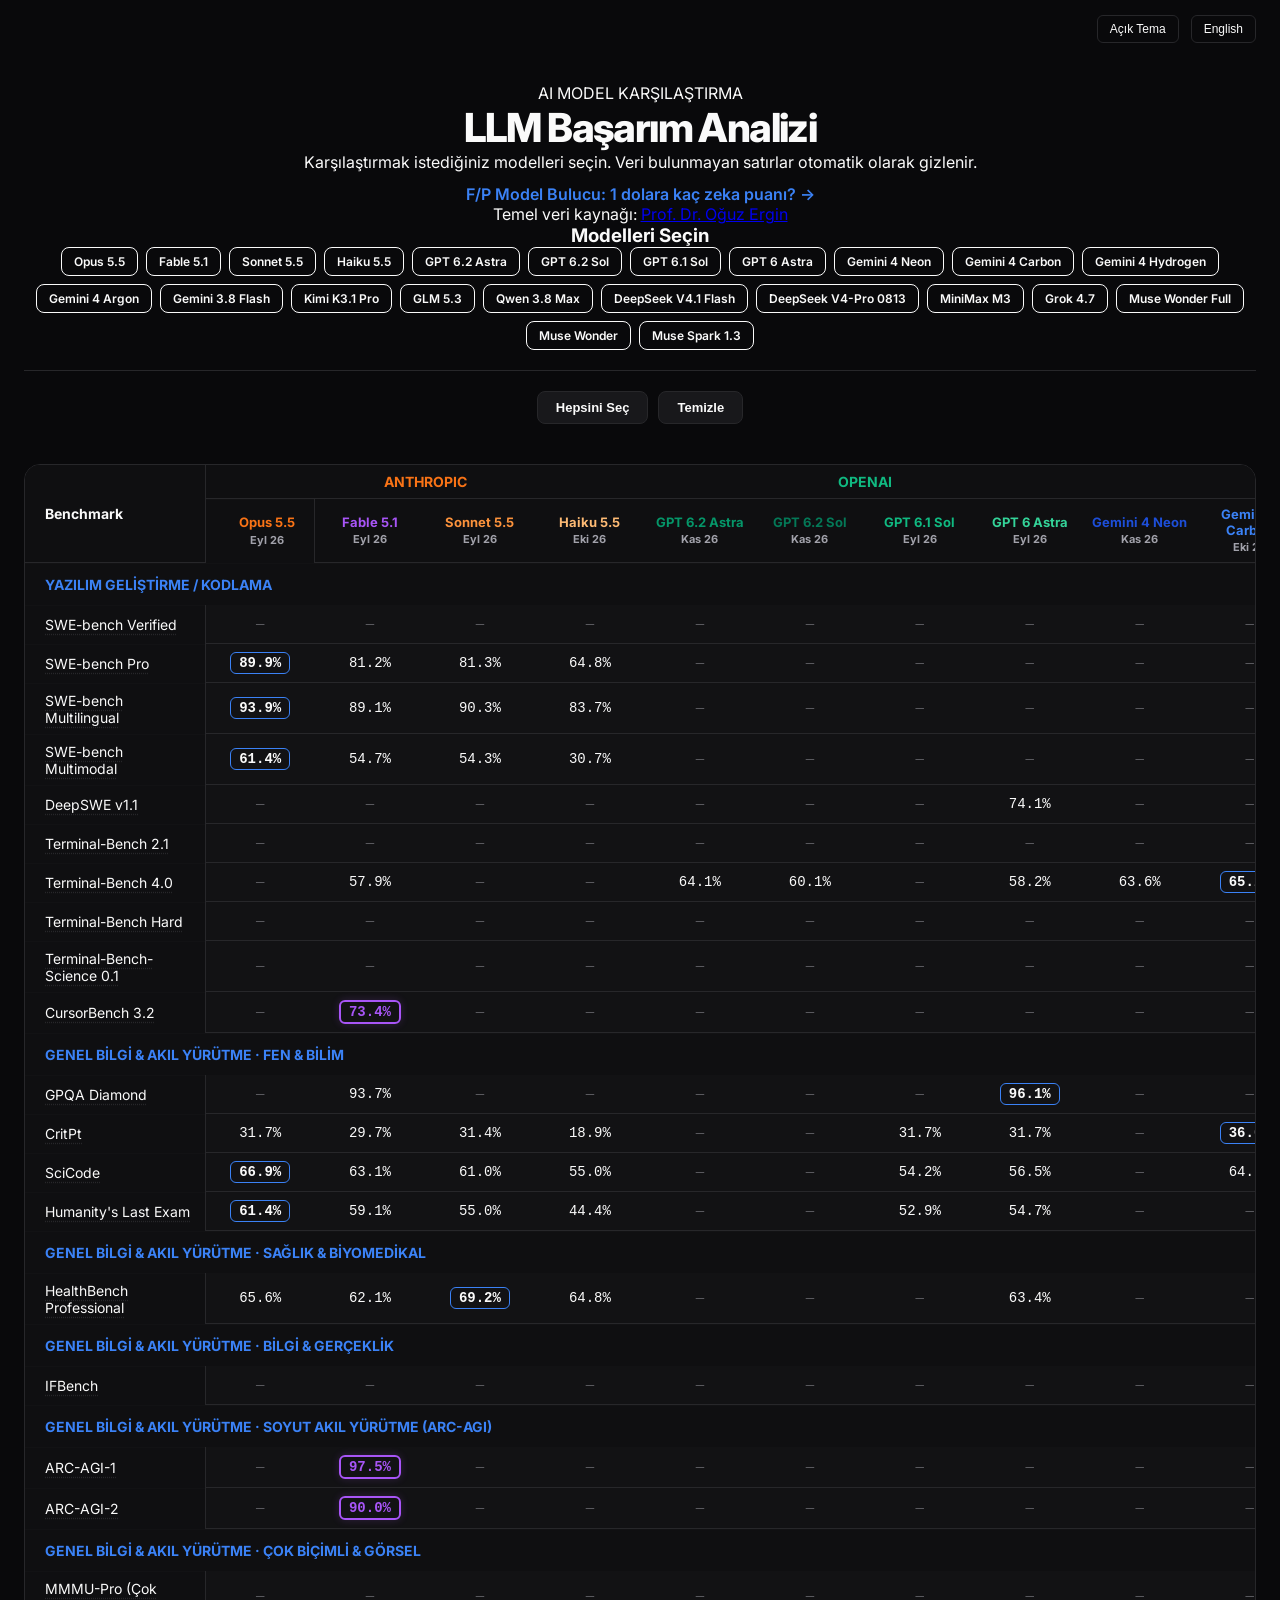
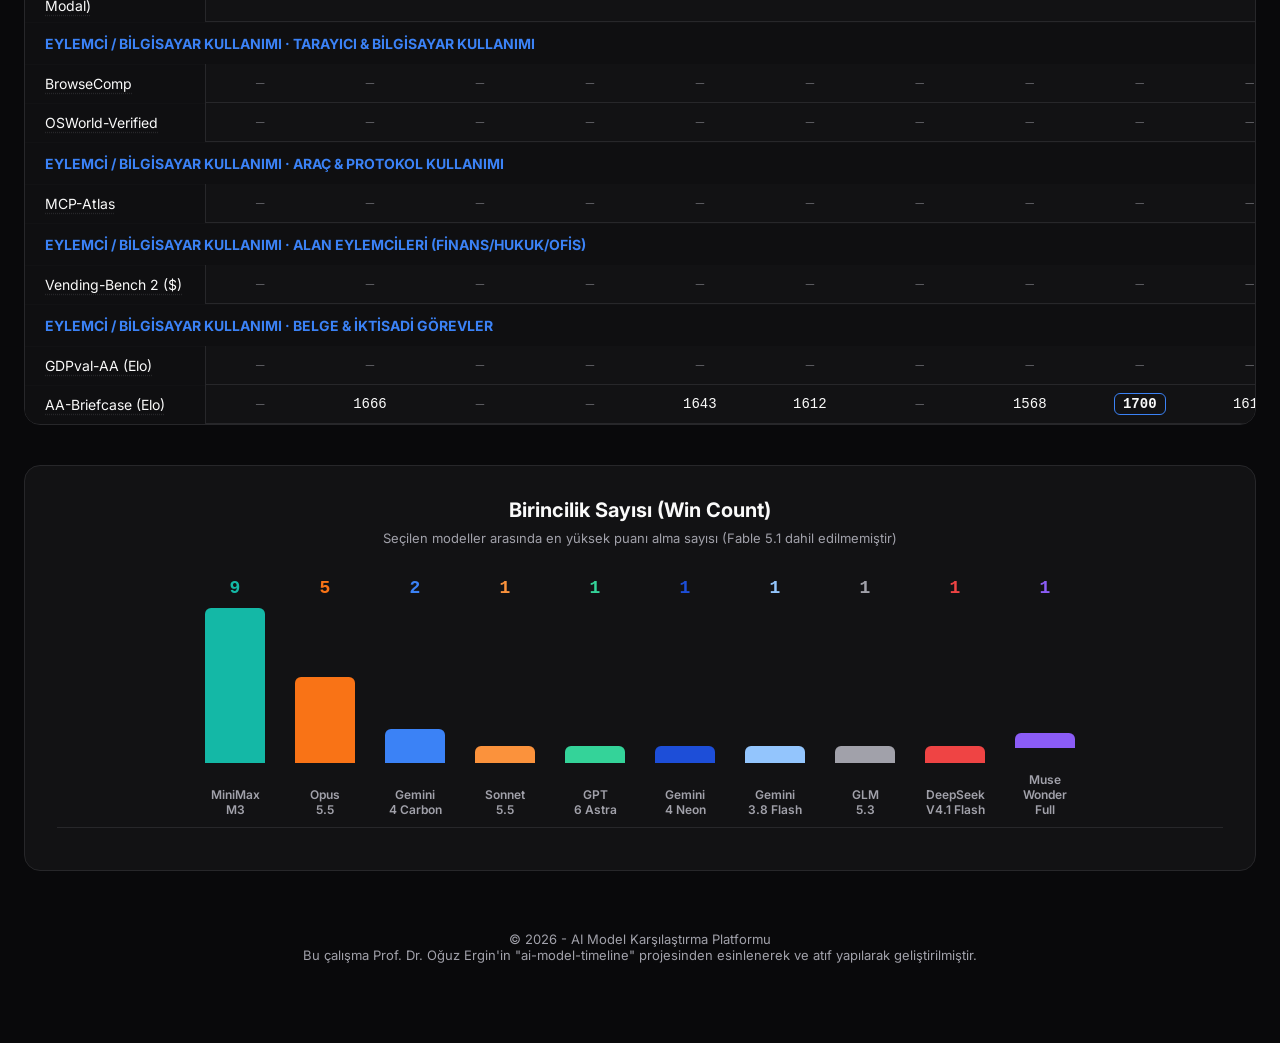
<file: index.html>
<!DOCTYPE html>
<html lang="tr" data-theme="dark">
<head>
    <meta charset="UTF-8">
    <meta name="viewport" content="width=device-width, initial-scale=1.0">
    <title data-i18n="title">AI Model Karşılaştırma - Dinamik Dashboard</title>
    <link href="https://fonts.googleapis.com/css2?family=Inter:wght@400;500;600;700;800;900&display=swap" rel="stylesheet">
    <link rel="stylesheet" href="style.css">
</head>
<body>
    <div class="top-controls">
        <button id="theme-toggle" class="control-btn" data-i18n="themeToggle">Açık Tema</button>
        <button id="lang-toggle" class="control-btn" data-i18n="langToggle">English</button>
    </div>

    <div class="container">
        <header>
            <div class="header-content">
                <div class="badge" data-i18n="badge">AI MODEL KARŞILAŞTIRMA</div>
                <h1 data-i18n="heading">LLM Başarım Analizi</h1>
                <p class="subtitle" data-i18n="subtitle">Karşılaştırmak istediğiniz modelleri seçin. Veri bulunmayan satırlar otomatik olarak gizlenir.</p>
                <p class="subtitle" style="margin-top:12px"><a href="fp.html" style="color:var(--accent-blue);font-weight:600;text-decoration:none">F/P Model Bulucu: 1 dolara kaç zeka puanı? →</a></p>
                <div class="attribution">
                    <span data-i18n="attributionPrefix">Temel veri kaynağı:</span> <a href="https://prof-oguzergin.github.io/ai-model-timeline/" target="_blank">Prof. Dr. Oğuz Ergin</a>
                </div>
            </div>
            
            <div class="model-selector-card">
                <h3 data-i18n="selectModels">Modelleri Seçin</h3>
                <div id="model-filters" class="model-filters">
                    <!-- JS ile doldurulacak -->
                </div>
                <div class="selector-actions">
                    <button id="select-all" class="btn-secondary" data-i18n="selectAll">Hepsini Seç</button>
                    <button id="clear-selection" class="btn-secondary" data-i18n="clearSelection">Temizle</button>
                </div>
            </div>
        </header>

        <main id="table-container">
            <!-- Dinamik Tablo Buraya Gelecek -->
            <div id="empty-state" class="hidden">
                <p data-i18n="emptyState">Lütfen karşılaştırmak için en az bir model seçin.</p>
            </div>
            <table id="comparison-table">
                <thead id="table-head"></thead>
                <tbody id="table-body"></tbody>
            </table>
        </main>

        <section id="chart-section" class="chart-section hidden">
            <h3 class="chart-title" data-i18n="winCountTitle">Birincilik Sayısı (Win Count)</h3>
            <p class="chart-subtitle" data-i18n="winCountSubtitle">Seçilen modeller arasında en yüksek puanı alma sayısı (Fable 5.1 dahil edilmemiştir)</p>
            <div id="win-chart" class="win-chart">
                <!-- Grafik barları buraya JS ile eklenecek -->
            </div>
        </section>

        <footer>
            <div class="footer-content">
                <p data-i18n="footerCopy">&copy; 2026 - AI Model Karşılaştırma Platformu</p>
                <p data-i18n="footerAttribution">Bu çalışma Prof. Dr. Oğuz Ergin'in "ai-model-timeline" projesinden esinlenerek ve atıf yapılarak geliştirilmiştir.</p>
            </div>
        </footer>
    </div>

    <script src="translations.js?v=21"></script>
    <script src="data-i18n.js?v=21"></script>
    <script src="data.js?v=21"></script>
    <script src="app.js?v=21"></script>
</body>
</html>
</file>
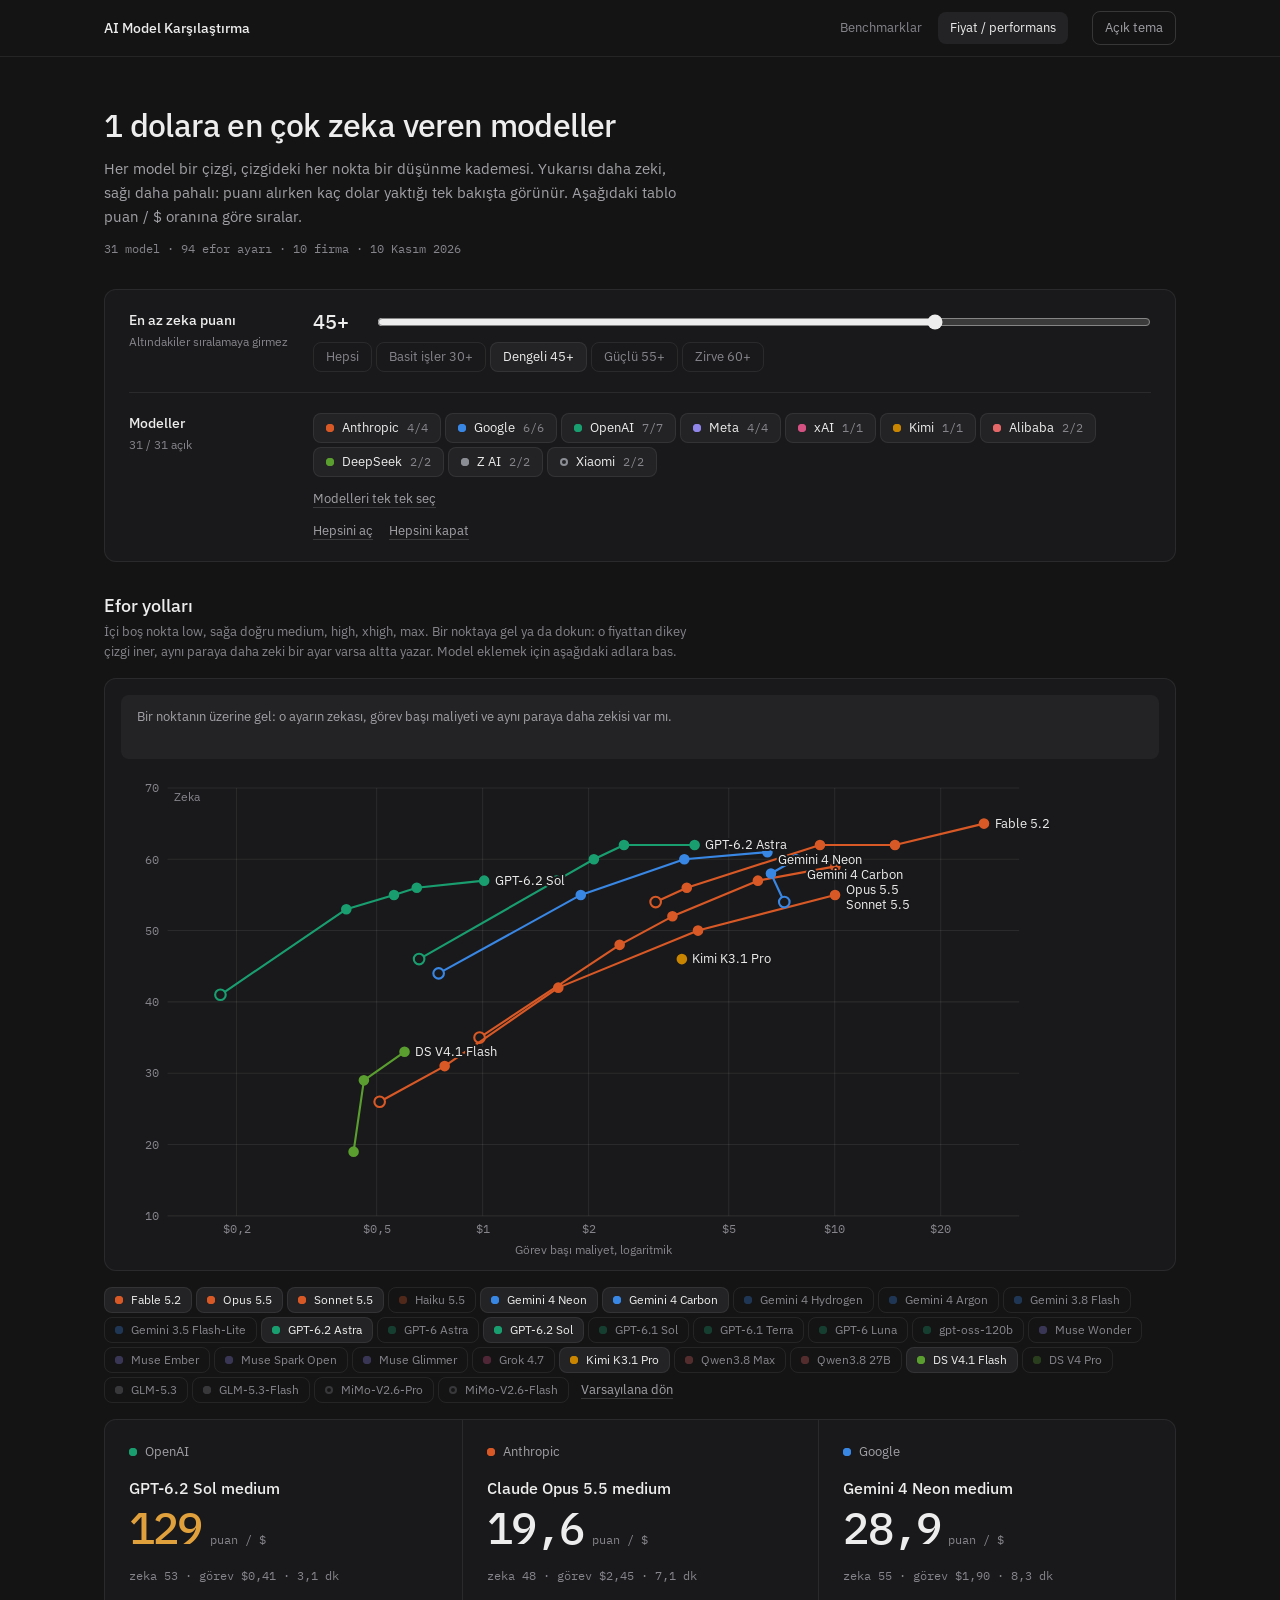
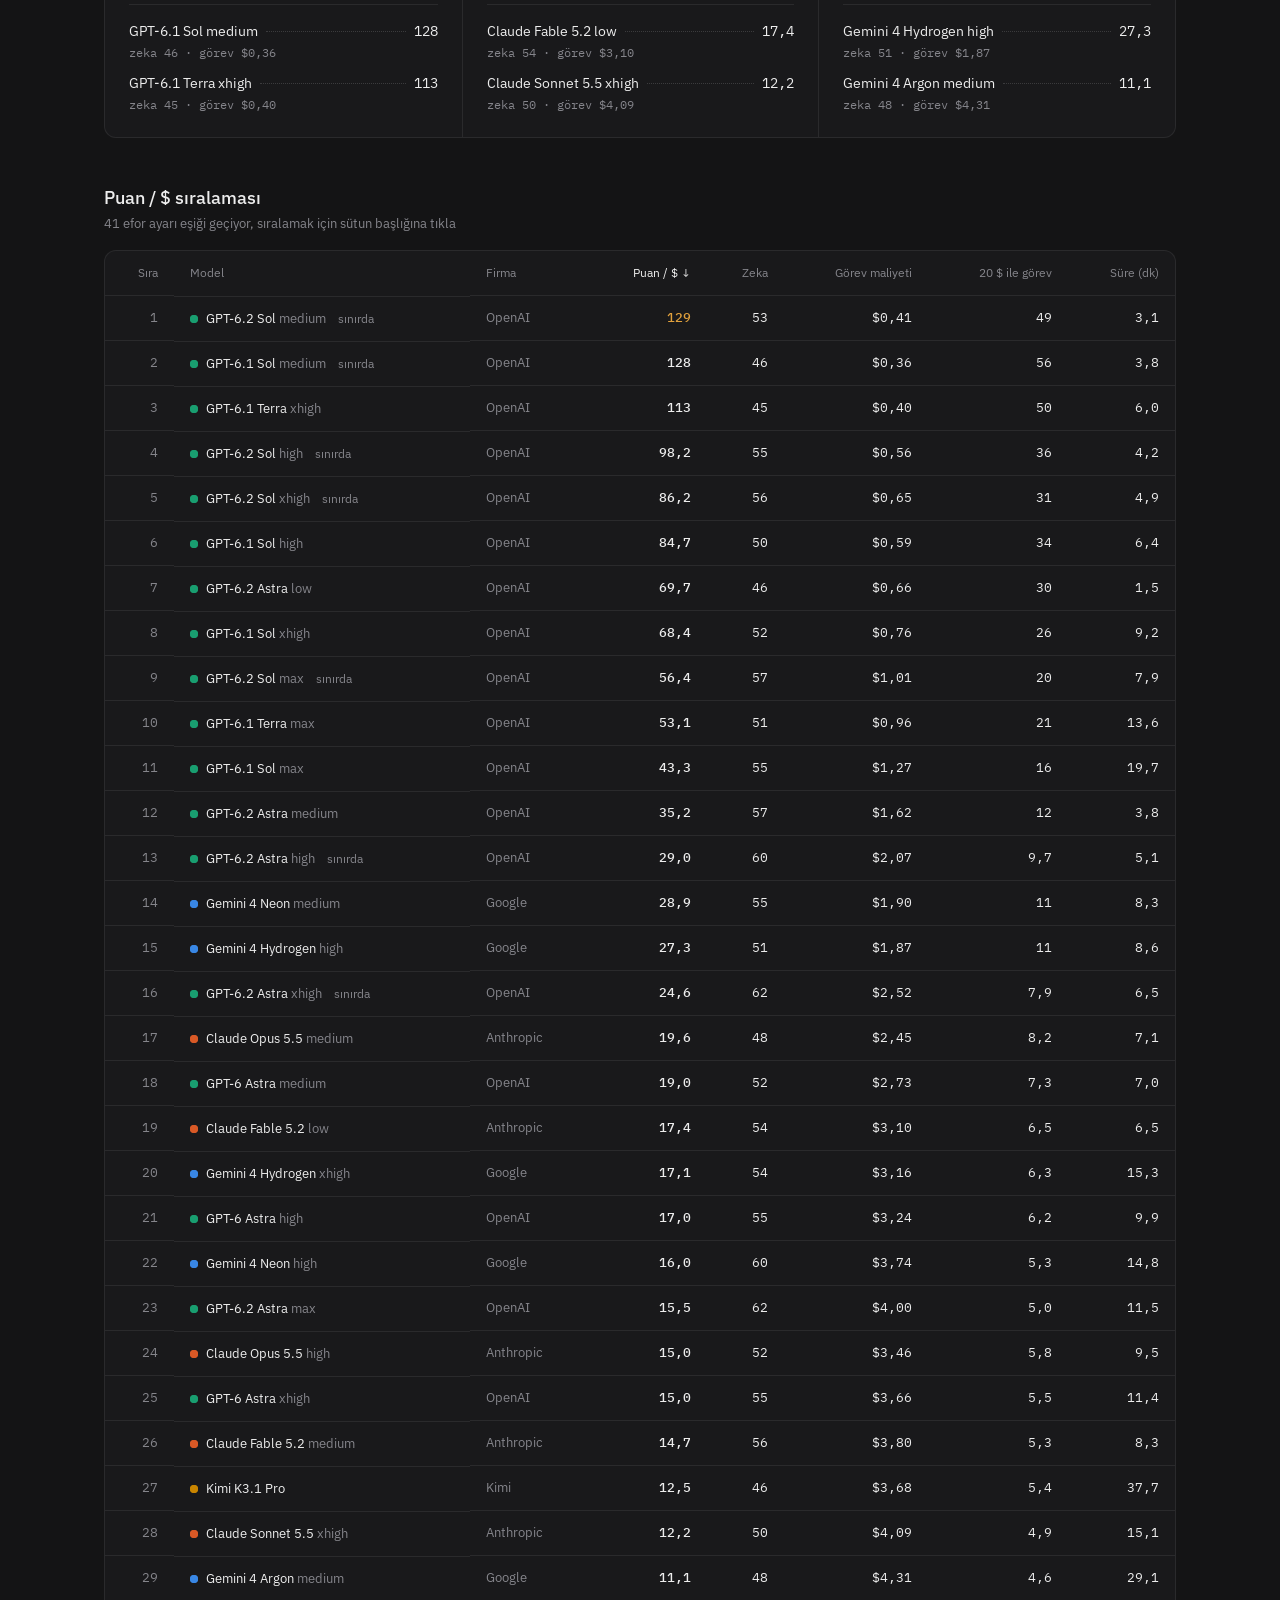
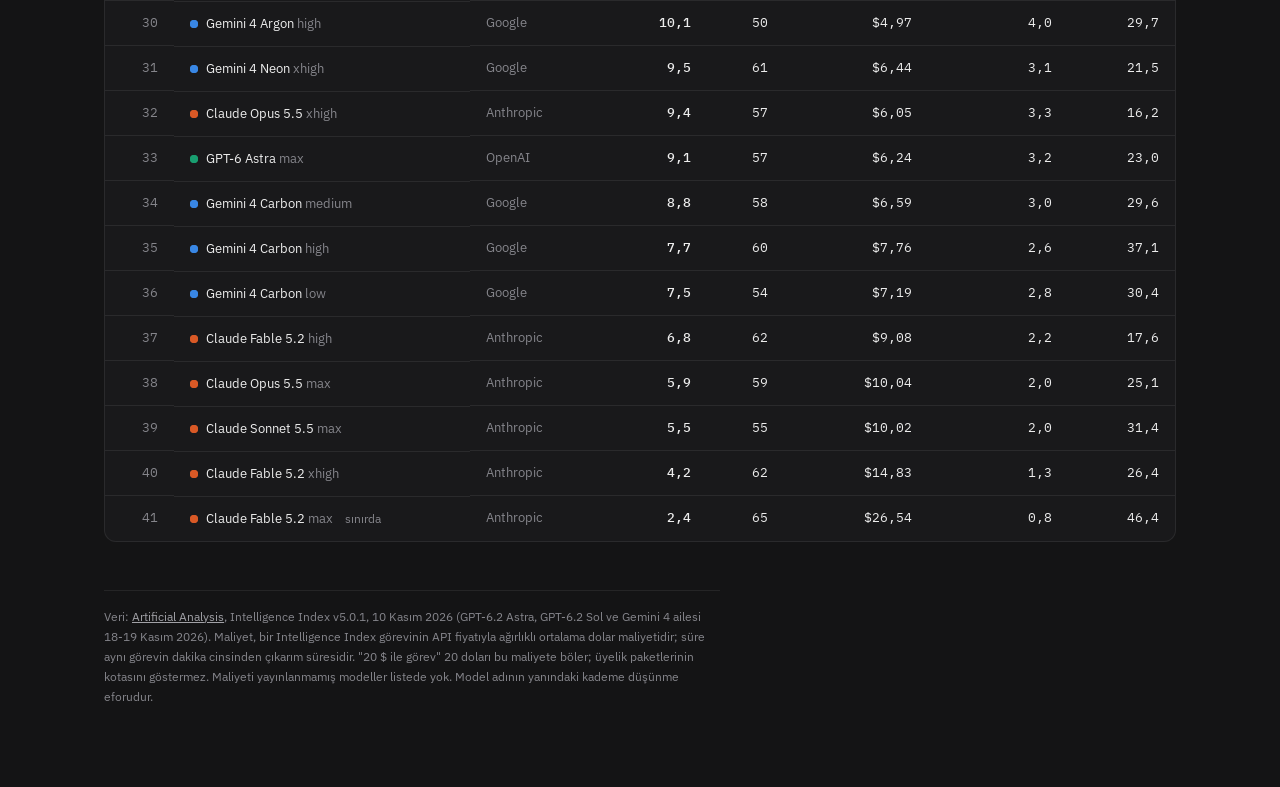
<file: fp.html>
<!DOCTYPE html>
<html lang="tr" data-theme="dark">
<head>
<meta charset="UTF-8">
<meta name="viewport" content="width=device-width, initial-scale=1.0">
<title>1 dolara en çok zeka veren modeller - AI Model Karşılaştırma</title>
<link rel="preconnect" href="https://fonts.googleapis.com">
<link href="https://fonts.googleapis.com/css2?family=IBM+Plex+Mono:wght@400;500&family=IBM+Plex+Sans:wght@400;500;600&display=swap" rel="stylesheet">
<style>
:root {
    --bg: #141415; --card: #19191b; --raise: #232325;
    --ink: #ededed; --ink2: #a1a1a6; --muted: #85858b;
    --hair: rgba(237,237,237,.08); --hair2: rgba(237,237,237,.16);
    --bar: #38383b; --bar-h: #4a4a4e; --acc: #e0a03c; --acc-ink: #e0a03c;
    --cA: #d95926; --cG: #3987e5; --cO: #199e70; --cM: #9085e9; --cX: #d55181;
    --cK: #c98500; --cQ: #e66767; --cD: #5a9e2f; --cZ: #8b8d94; --cI: #8b8d94;
    --sans: 'IBM Plex Sans', -apple-system, sans-serif; --mono: 'IBM Plex Mono', ui-monospace, monospace;
    --ease: cubic-bezier(.2, 0, 0, 1);
}
[data-theme="light"] {
    --bg: #fafafa; --card: #ffffff; --raise: #f4f4f5;
    --ink: #171717; --ink2: #525252; --muted: #737373;
    --hair: rgba(23,23,23,.08); --hair2: rgba(23,23,23,.16);
    --bar: #d6d6d8; --bar-h: #c2c2c5; --acc: #dd9624; --acc-ink: #8f5a00;
    --cA: #eb6834; --cG: #2a78d6; --cO: #1baf7a; --cM: #6250d6; --cX: #e87ba4;
    --cK: #eda100; --cQ: #e34948; --cD: #3d8a12; --cZ: #7b7d84; --cI: #7b7d84;
}
* { margin: 0; padding: 0; box-sizing: border-box; }
html { -webkit-text-size-adjust: 100%; }
body { font-family: var(--sans); background: var(--bg); color: var(--ink); font-size: 14px; line-height: 20px; overflow-x: hidden; -webkit-font-smoothing: antialiased; }
button { font: inherit; color: inherit; cursor: pointer; background: none; border: 0; }
:focus-visible { outline: 2px solid var(--acc); outline-offset: 2px; }
.mono { font-family: var(--mono); font-variant-numeric: tabular-nums; }

.top { border-bottom: 1px solid var(--hair); }
.top-in, .page { max-width: 1120px; margin: 0 auto; padding-left: 24px; padding-right: 24px; }
.top-in { height: 56px; display: flex; align-items: center; gap: 24px; }
.brand { font-weight: 500; margin-right: auto; white-space: nowrap; }
.nav { display: flex; gap: 4px; }
.nav a { color: var(--muted); text-decoration: none; font-size: 13px; padding: 6px 12px; border-radius: 8px; white-space: nowrap; transition: color .12s var(--ease); }
.nav a:hover { color: var(--ink); }
.nav a.on { color: var(--ink); background: var(--raise); }
.quiet { font-size: 13px; color: var(--ink2); padding: 6px 12px; border-radius: 8px; border: 1px solid var(--hair2); white-space: nowrap; transition: color .12s var(--ease), background-color .12s var(--ease); }
.quiet:hover { color: var(--ink); background: var(--raise); }

.page { padding-bottom: 80px; }
.hero { padding: 48px 0 32px; }
h1 { font-size: 32px; line-height: 40px; font-weight: 500; letter-spacing: -0.02em; text-wrap: balance; }
.lede { color: var(--ink2); margin-top: 12px; max-width: 64ch; font-size: 15px; line-height: 24px; }
.meta { margin-top: 12px; font-family: var(--mono); font-size: 12px; line-height: 16px; color: var(--muted); }

.card { border: 1px solid var(--hair); background: var(--card); border-radius: 12px; }

/* Ayarlar */
.ctl { padding: 0 24px; }
.row { display: grid; grid-template-columns: 160px minmax(0, 1fr); gap: 8px 24px; padding: 20px 0; align-items: start; }
.row + .row { border-top: 1px solid var(--hair); }
.lab { font-weight: 500; }
.lab small { display: block; font-weight: 400; color: var(--muted); font-size: 12px; line-height: 16px; margin-top: 4px; }
.slide { display: flex; align-items: center; gap: 16px; }
.slide output { font-family: var(--mono); font-size: 20px; line-height: 24px; font-weight: 500; min-width: 4ch; }
input[type=range] { flex: 1; min-width: 0; accent-color: var(--ink); height: 24px; }
.opts { display: flex; flex-wrap: wrap; gap: 4px; }
.presets { margin-top: 8px; }
.opt { font-size: 13px; line-height: 20px; padding: 4px 12px; border-radius: 8px; border: 1px solid transparent; color: var(--ink); display: inline-flex; align-items: center; gap: 8px; background: var(--raise); border-color: var(--hair); transition: color .12s var(--ease), background-color .12s var(--ease), border-color .12s var(--ease); }
.opt:hover { border-color: var(--hair2); }
.opt[aria-pressed=false] { background: transparent; color: var(--muted); }
.opt[aria-pressed=false] .sw { opacity: .3; }
.opt .c { font-family: var(--mono); font-size: 12px; color: var(--muted); }
.sw { width: 8px; height: 8px; border-radius: 50%; flex: none; background: var(--c); box-shadow: inset 0 0 0 2px var(--c); }
.sw.hollow { background: transparent; }
.acts { display: flex; gap: 16px; margin-top: 12px; align-items: center; flex-wrap: wrap; }
.link { font-size: 13px; color: var(--ink2); text-decoration: underline; text-decoration-color: var(--hair2); text-underline-offset: 4px; transition: color .12s var(--ease); }
.link:hover { color: var(--ink); }
details summary { list-style: none; cursor: pointer; }
details summary::-webkit-details-marker { display: none; }
.famgrid { margin-top: 16px; display: grid; gap: 12px; }
.famrow { display: grid; grid-template-columns: 88px minmax(0, 1fr); gap: 8px; align-items: start; }
.famrow > span { font-size: 12px; color: var(--muted); padding-top: 6px; }

/* Sağlayıcı özeti */
.slip { margin-top: 16px; display: grid; grid-template-columns: repeat(3, minmax(0, 1fr)); }
.prov { padding: 24px; min-width: 0; }
.prov + .prov { border-left: 1px solid var(--hair); }
.cap { font-size: 12px; line-height: 16px; color: var(--muted); }
.cap.ph { display: flex; align-items: center; gap: 8px; font-size: 13px; color: var(--ink2); }
.prov .nm { font-size: 16px; line-height: 24px; font-weight: 500; margin-top: 16px; white-space: nowrap; overflow: hidden; text-overflow: ellipsis; }
.prov .big { font-family: var(--mono); font-size: 44px; line-height: 48px; font-weight: 500; letter-spacing: -0.04em; margin-top: 4px; }
.prov .big.w { color: var(--acc-ink); }
.prov .big small { font-size: 12px; letter-spacing: 0; color: var(--muted); font-weight: 400; margin-left: 8px; }
.prov .sub { font-family: var(--mono); font-size: 12px; line-height: 16px; color: var(--muted); margin-top: 4px; }
.prov ol { list-style: none; margin-top: 20px; padding-top: 16px; border-top: 1px solid var(--hair); display: grid; gap: 12px; }
.prov .empty { color: var(--muted); margin-top: 16px; }
.ln { display: flex; align-items: baseline; gap: 8px; min-width: 0; }
.ln > i { flex: 1; min-width: 12px; border-bottom: 1px dotted var(--hair2); transform: translateY(-4px); }
.ln .k { color: var(--ink2); white-space: nowrap; }
.ln .nm2 { display: inline-flex; align-items: center; gap: 8px; min-width: 0; }
.ln .nm2 span:last-child { overflow: hidden; text-overflow: ellipsis; white-space: nowrap; }
.ln .v { font-family: var(--mono); font-variant-numeric: tabular-nums; white-space: nowrap; }
.none { padding: 40px 24px; text-align: center; color: var(--muted); grid-column: 1 / -1; }

section { margin-top: 48px; }
h2 { font-size: 18px; line-height: 24px; font-weight: 500; }
.note { color: var(--muted); font-size: 13px; margin-top: 4px; max-width: 76ch; }
.box { margin-top: 16px; position: relative; overflow-x: auto; padding: 24px 16px 12px; }

/* Efor yolları */
.pchips { display: flex; flex-wrap: wrap; gap: 4px; margin-top: 16px; }
.pchips .opt { font-size: 12px; padding: 2px 10px; }
.pinfo { margin: 16px 16px 0; padding: 12px 16px; border-radius: 8px; background: var(--raise); font-size: 13px; line-height: 20px; color: var(--ink2); min-height: 64px; }
.pinfo b { color: var(--ink); font-weight: 500; }
.pinfo .mono { font-size: 12px; }
.pinfo .alt { margin-top: 4px; }
.pinfo .best { color: var(--cO); }
svg { display: block; width: 100%; min-width: 640px; height: auto; touch-action: pan-y; }
svg text { font-family: var(--mono); fill: var(--muted); font-size: 11px; }
svg .ax { font-family: var(--sans); }
svg .lbl { font-family: var(--sans); fill: var(--ink); font-size: 12px; paint-order: stroke; stroke: var(--card); stroke-width: 4px; stroke-linejoin: round; }
.keys { display: flex; flex-wrap: wrap; gap: 8px 16px; font-size: 12px; color: var(--muted); margin-top: 12px; align-items: center; }
.keys span { display: inline-flex; align-items: center; gap: 8px; }
.keys i { width: 16px; border-top: 1.5px solid var(--ink2); }
#tip { display: none !important; position: fixed; left: 0; top: 0; max-width: calc(100vw - 16px); pointer-events: none; background: var(--raise); border: 1px solid var(--hair2); border-radius: 8px; padding: 12px; font-size: 12px; line-height: 20px; min-width: 216px; display: none; z-index: 5; }
[data-theme="light"] #tip { box-shadow: 0 4px 16px rgba(0,0,0,.08); }
#tip .tt { font-weight: 500; font-size: 13px; display: flex; align-items: center; gap: 8px; margin-bottom: 4px; }

.tw { margin-top: 16px; overflow-x: auto; }
table { width: 100%; border-collapse: collapse; font-size: 13px; min-width: 760px; }
th, td { padding: 12px 16px; text-align: right; white-space: nowrap; }
td { border-top: 1px solid var(--hair); }
th:nth-child(2), td:nth-child(2), th:nth-child(3), td:nth-child(3) { text-align: left; }
th { font-size: 12px; font-weight: 400; color: var(--muted); user-select: none; cursor: pointer; transition: color .12s var(--ease); }
th:hover, th[aria-sort] { color: var(--ink); }
tbody tr { transition: background-color .12s var(--ease); }
tbody tr:hover { background: var(--raise); }
td.n { font-family: var(--mono); font-variant-numeric: tabular-nums; }
td.k, td.fi, td .ef, td .pf { color: var(--muted); }
td.m { display: flex; align-items: center; gap: 8px; }
td .pf { font-size: 12px; margin-left: 4px; }
td.fp { font-weight: 500; }
tr.w td.fp { color: var(--acc-ink); }
footer { margin-top: 48px; padding-top: 16px; border-top: 1px solid var(--hair); color: var(--muted); font-size: 12px; line-height: 20px; max-width: 88ch; }
footer a { color: var(--ink2); }

@media (max-width: 720px) {
    .top-in, .page { padding-left: 16px; padding-right: 16px; }
    .brand { display: none; }
    .nav { margin-right: auto; }
    .hero { padding: 32px 0 24px; }
    h1 { font-size: 24px; line-height: 32px; }
    .ctl { padding: 0 16px; }
    .row, .slip, .famrow { grid-template-columns: minmax(0, 1fr); }
    .famrow > span { padding-top: 0; }
    .prov { padding: 20px 16px; }
    .prov + .prov { border-left: 0; border-top: 1px solid var(--hair); }
    section { margin-top: 40px; }
}
</style>
</head>
<body>
<div class="top"><div class="top-in">
    <div class="brand">AI Model Karşılaştırma</div>
    <nav class="nav"><a href="index.html">Benchmarklar</a><a href="fp.html" class="on">Fiyat / performans</a></nav>
    <button id="theme" class="quiet">Açık tema</button>
</div></div>

<div class="page">
    <div class="hero">
        <h1>1 dolara en çok zeka veren modeller</h1>
        <p class="lede">Her model bir çizgi, çizgideki her nokta bir düşünme kademesi. Yukarısı daha zeki, sağı daha pahalı: puanı alırken kaç dolar yaktığı tek bakışta görünür. Aşağıdaki tablo puan / $ oranına göre sıralar.</p>
        <p class="meta" id="meta"></p>
    </div>

    <div class="card ctl">
        <div class="row">
            <div class="lab">En az zeka puanı<small>Altındakiler sıralamaya girmez</small></div>
            <div>
                <div class="slide"><output id="minOut">45+</output><input type="range" id="min" min="0" max="62" step="1" value="45" aria-label="En az zeka puanı"></div>
                <div class="opts presets" id="presets"></div>
            </div>
        </div>
        <div class="row">
            <div class="lab">Modeller<small id="cnt"></small></div>
            <div>
                <div class="opts" id="firms"></div>
                <details id="det">
                    <summary class="acts"><span class="link">Modelleri tek tek seç</span></summary>
                    <div class="famgrid" id="fams"></div>
                </details>
                <div class="acts"><button class="link" data-all="1">Hepsini aç</button><button class="link" data-all="0">Hepsini kapat</button></div>
            </div>
        </div>
    </div>

    <section style="margin-top:32px">
        <h2>Efor yolları</h2>
        <p class="note">İçi boş nokta low, sağa doğru medium, high, xhigh, max. Bir noktaya gel ya da dokun: o fiyattan dikey çizgi iner, aynı paraya daha zeki bir ayar varsa altta yazar. Model eklemek için aşağıdaki adlara bas.</p>
        <div class="card" style="margin-top:16px">
            <div class="pinfo" id="pinfo"></div>
            <div class="box" style="margin-top:0;padding-top:12px"><svg id="paths" viewBox="0 0 980 460" role="img" aria-label="Modellerin düşünme kademelerine göre zeka ve görev başı maliyet yolları"></svg></div>
        </div>
        <div class="pchips" id="pchips"></div>
    </section>

    <div class="card slip" id="slip" aria-label="OpenAI, Anthropic ve Google için en iyi oranlı modeller"></div>

    <section>
        <h2>Puan / $ sıralaması</h2>
        <p class="note" id="tcount"></p>
        <div class="card tw"><table>
            <thead><tr>
                <th data-k="rank">Sıra</th><th data-k="name">Model</th><th data-k="firm">Firma</th>
                <th data-k="fp">Puan / $</th><th data-k="iq">Zeka</th><th data-k="cost">Görev maliyeti</th><th data-k="per20">20 $ ile görev</th><th data-k="time">Süre (dk)</th>
            </tr></thead>
            <tbody id="rows"></tbody>
        </table></div>
    </section>

    <footer>
        Veri: <a href="https://artificialanalysis.ai/leaderboards/models" target="_blank" rel="noopener">Artificial Analysis</a>, Intelligence Index v5.0.1, 10 Kasım 2026 (GPT-6.2 Astra, GPT-6.2 Sol ve Gemini 4 ailesi 18-19 Kasım 2026). Maliyet, bir Intelligence Index görevinin API fiyatıyla ağırlıklı ortalama dolar maliyetidir; süre aynı görevin dakika cinsinden çıkarım süresidir. "20 $ ile görev" 20 doları bu maliyete böler; üyelik paketlerinin kotasını göstermez. Maliyeti yayınlanmamış modeller listede yok. Model adının yanındaki kademe düşünme eforudur.
    </footer>
</div>

<script>
const FIRMS = { A: "Anthropic", G: "Google", O: "OpenAI", M: "Meta", X: "xAI", K: "Kimi", Q: "Alibaba", D: "DeepSeek", Z: "Z AI", I: "Xiaomi" };
// [model, efor, firma, zeka, görev başı $, görev başı dk]
const RAW = [
["Claude Fable 5.2","max","A",65,26.54,46.4],["Claude Fable 5.2","xhigh","A",62,14.83,26.4],["Claude Fable 5.2","high","A",62,9.08,17.6],
["Claude Fable 5.2","medium","A",56,3.80,8.3],["Claude Fable 5.2","low","A",54,3.10,6.5],
["Claude Opus 5.5","max","A",59,10.04,25.1],["Claude Opus 5.5","xhigh","A",57,6.05,16.2],["Claude Opus 5.5","high","A",52,3.46,9.5],
["Claude Opus 5.5","medium","A",48,2.45,7.1],["Claude Opus 5.5","low","A",35,0.98,3.0],
["Claude Sonnet 5.5","max","A",55,10.02,31.4],["Claude Sonnet 5.5","xhigh","A",50,4.09,15.1],["Claude Sonnet 5.5","high","A",42,1.64,7.0],
["Claude Sonnet 5.5","medium","A",31,0.78,3.6],["Claude Sonnet 5.5","low","A",26,0.51,2.6],
["Claude Haiku 5.5","max","A",36,0.41,14.8],["Claude Haiku 5.5","xhigh","A",35,0.25,9.6],["Claude Haiku 5.5","high","A",30,0.16,6.5],
["Claude Haiku 5.5","medium","A",25,0.09,4.0],["Claude Haiku 5.5","low","A",19,0.04,2.2],
["Gemini 4 Neon","xhigh","G",61,6.44,21.5],["Gemini 4 Neon","high","G",60,3.74,14.8],["Gemini 4 Neon","medium","G",55,1.90,8.3],["Gemini 4 Neon","low","G",44,0.75,3.7],
["Gemini 4 Carbon","high","G",60,7.76,37.1],["Gemini 4 Carbon","medium","G",58,6.59,29.6],["Gemini 4 Carbon","low","G",54,7.19,30.4],
["Gemini 4 Hydrogen","xhigh","G",54,3.16,15.3],["Gemini 4 Hydrogen","high","G",51,1.87,8.6],["Gemini 4 Hydrogen","medium","G",41,0.80,4.2],["Gemini 4 Hydrogen","low","G",27,0.29,1.5],
["Gemini 4 Argon","high","G",50,4.97,29.7],["Gemini 4 Argon","medium","G",48,4.31,29.1],["Gemini 3.8 Flash","high","G",31,7.77,14.6],["Gemini 3.8 Flash","medium","G",30,6.26,12.1],
["Gemini 3.5 Flash-Lite","","G",12,0.69,1.6],
["GPT-6.2 Astra","max","O",62,4.00,11.5],["GPT-6.2 Astra","xhigh","O",62,2.52,6.5],["GPT-6.2 Astra","high","O",60,2.07,5.1],
["GPT-6.2 Astra","medium","O",57,1.62,3.8],["GPT-6.2 Astra","low","O",46,0.66,1.5],
["GPT-6 Astra","max","O",57,6.24,23.0],["GPT-6 Astra","xhigh","O",55,3.66,11.4],["GPT-6 Astra","high","O",55,3.24,9.9],
["GPT-6 Astra","medium","O",52,2.73,7.0],["GPT-6 Astra","low","O",43,1.42,3.8],
["GPT-6.2 Sol","max","O",57,1.01,7.9],["GPT-6.2 Sol","xhigh","O",56,0.65,4.9],["GPT-6.2 Sol","high","O",55,0.56,4.2],
["GPT-6.2 Sol","medium","O",53,0.41,3.1],["GPT-6.2 Sol","low","O",41,0.18,1.4],
["GPT-6.1 Sol","max","O",55,1.27,19.7],["GPT-6.1 Sol","xhigh","O",52,0.76,9.2],["GPT-6.1 Sol","high","O",50,0.59,6.4],
["GPT-6.1 Sol","medium","O",46,0.36,3.8],["GPT-6.1 Sol","low","O",35,0.16,1.7],
["GPT-6.1 Terra","max","O",51,0.96,13.6],["GPT-6.1 Terra","xhigh","O",45,0.40,6.0],["GPT-6.1 Terra","high","O",42,0.26,4.0],
["GPT-6.1 Terra","medium","O",38,0.17,2.6],["GPT-6.1 Terra","low","O",29,0.07,1.1],["GPT-6.1 Terra","düşünmesiz","O",31,0.23,2.3],
["GPT-6 Luna","max","O",28,0.15,12.0],["GPT-6 Luna","xhigh","O",23,0.10,7.1],["GPT-6 Luna","high","O",21,0.07,5.7],
["GPT-6 Luna","medium","O",18,0.04,3.3],["GPT-6 Luna","low","O",10,0.01,0.6],["GPT-6 Luna","düşünmesiz","O",9,0.07,2.2],
["gpt-oss-120b","high","O",4,0.35,7.8],
["Muse Wonder","max","M",44,6.95,12.7],["Muse Wonder","high","M",41,4.56,9.3],["Muse Ember","max","M",36,0.14,3.2],
["Muse Ember","xhigh","M",34,0.12,2.8],["Muse Spark Open","xhigh","M",25,2.02,5.4],["Muse Glimmer","high","M",6,0.17,4.8],
["Grok 4.7","xhigh","X",35,7.77,25.9],["Grok 4.7","high","X",35,6.18,21.7],["Grok 4.7","low","X",31,2.92,10.7],
["Kimi K3.1 Pro","","K",46,3.68,37.7],
["Qwen3.8 Max","","Q",34,10.02,58.3],["Qwen3.8 27B","xhigh","Q",20,3.53,39.9],["Qwen3.8 27B","medium","Q",17,2.16,32.7],
["Qwen3.8 27B","low","Q",16,1.91,27.5],["Qwen3.8 27B","düşünmesiz","Q",10,3.77,19.2],
["DeepSeek V4.1 Flash","max","D",33,0.60,16.6],["DeepSeek V4.1 Flash","high","D",29,0.46,12.8],["DeepSeek V4.1 Flash","düşünmesiz","D",19,0.43,8.5],
["DeepSeek V4 Pro","max","D",23,1.77,24.6],["DeepSeek V4 Pro","düşünmesiz","D",13,0.98,18.2],
["GLM-5.3","max","Z",32,5.01,29.6],["GLM-5.3","low","Z",23,1.57,15.4],["GLM-5.3-Flash","","Z",28,0.58,45.6],
["MiMo-V2.6-Pro","","I",30,0.26,36.9],["MiMo-V2.6-Flash","","I",27,0.13,64.2]
];
const M = RAW.map(([name, eff, firm, iq, cost, time], i) => ({ i, name, eff, firm, iq, cost, time, fp: iq / cost }));
const FAMS = {}; // firma -> model aileleri
for (const m of M) { (FAMS[m.firm] ||= []); if (!FAMS[m.firm].includes(m.name)) FAMS[m.firm].push(m.name); }
const ALL_FAMS = Object.values(FAMS).flat();

const state = { min: 45, off: new Set(), sort: "fp", dir: -1 };
try { JSON.parse(localStorage.getItem("fp-off") || "[]").forEach((n) => ALL_FAMS.includes(n) && state.off.add(n)); } catch (e) {}
const save = () => { try { localStorage.setItem("fp-off", JSON.stringify([...state.off])); } catch (e) {} };

const $ = (id) => document.getElementById(id);
const nf = (v, d = 0) => v.toLocaleString("tr-TR", { minimumFractionDigits: d, maximumFractionDigits: d });
const fpFmt = (v) => (v >= 100 ? nf(v) : nf(v, 1));
const usd = (v) => "$" + nf(v, 2);
const sw = (f) => `<span class="sw${f === "I" ? " hollow" : ""}" style="--c:var(--c${f})"></span>`;
const fam = (n) => n.replace("Claude ", "").replace("DeepSeek ", "DS ");
const short = (m) => fam(m.name) + (m.eff ? " " + m.eff : "");
const full = (m) => m.name + (m.eff ? " " + m.eff : "");
const line = (k, v) => `<div class="ln"><span class="k">${k}</span><i></i><span class="v">${v}</span></div>`;

function frontier(list) {
    const s = [...list].sort((a, b) => a.cost - b.cost || b.iq - a.iq), out = []; let best = -1;
    for (const m of s) if (m.iq > best) { out.push(m); best = m.iq; }
    return out;
}

function render() {
    const act = M.filter((m) => !state.off.has(m.name));
    const ok = act.filter((m) => m.iq >= state.min);
    const ranked = [...ok].sort((a, b) => b.fp - a.fp);
    const win = ranked[0], top1 = act.reduce((a, b) => (!a || b.iq > a.iq ? b : a), null);

    $("firms").innerHTML = Object.entries(FIRMS).map(([f, n]) => {
        const on = FAMS[f].filter((a) => !state.off.has(a)).length;
        return `<button class="opt" data-firm="${f}" aria-pressed="${on > 0}">${sw(f)}${n}<span class="c">${on}/${FAMS[f].length}</span></button>`;
    }).join("");
    $("fams").innerHTML = Object.entries(FIRMS).map(([f, n]) => `<div class="famrow"><span>${n}</span><div class="opts">${FAMS[f].map((a) => `<button class="opt" data-fam="${a}" aria-pressed="${!state.off.has(a)}">${sw(f)}${fam(a)}</button>`).join("")}</div></div>`).join("");
    $("cnt").textContent = `${ALL_FAMS.length - state.off.size} / ${ALL_FAMS.length} açık`;
    $("meta").textContent = `${ALL_FAMS.length} model · ${M.length} efor ayarı · ${Object.keys(FIRMS).length} firma · 10 Kasım 2026`;

    // Üç büyük sağlayıcının en iyi oranlı modelleri (her modelin en iyi efor ayarı)
    $("slip").innerHTML = ["O", "A", "G"].map((f) => {
        const seen = new Set(), best = ranked.filter((m) => m.firm === f && !seen.has(m.name) && seen.add(m.name)).slice(0, 3);
        const head = `<div class="cap ph">${sw(f)}${FIRMS[f]}</div>`;
        if (!best.length) return `<div class="prov">${head}<div class="empty">${FAMS[f].some((a) => !state.off.has(a)) ? "Eşiği geçen modeli yok" : "Kapalı"}</div></div>`;
        const t = best[0];
        return `<div class="prov">${head}
            <div class="nm">${full(t)}</div>
            <div class="big${t === win ? " w" : ""}">${fpFmt(t.fp)}<small>puan / $</small></div>
            <div class="sub">zeka ${t.iq} · görev ${usd(t.cost)} · ${nf(t.time, 1)} dk</div>
            <ol>${best.slice(1).map((m) => `<li><div class="ln"><span class="nm2"><span>${full(m)}</span></span><i></i><span class="v">${fpFmt(m.fp)}</span></div><div class="sub">zeka ${m.iq} · görev ${usd(m.cost)}</div></li>`).join("")}</ol>
        </div>`;
    }).join("");

    const frSet = new Set(frontier(ok).map((m) => m.i));
    const rankOf = new Map(ranked.map((m, k) => [m.i, k + 1])), key = state.sort;
    const val = (m) => (key === "rank" ? rankOf.get(m.i) : key === "name" ? m.name + m.eff : key === "firm" ? FIRMS[m.firm] : key === "per20" ? 20 / m.cost : m[key]);
    const rows = [...ok].sort((a, b) => (val(a) > val(b) ? 1 : val(a) < val(b) ? -1 : b.fp - a.fp) * state.dir);
    $("rows").innerHTML = rows.map((m) => `<tr data-i="${m.i}"${m === win ? ' class="w"' : ""}>
        <td class="k n">${rankOf.get(m.i)}</td>
        <td class="m">${sw(m.firm)}<span>${m.name}${m.eff ? ` <span class="ef">${m.eff}</span>` : ""}</span>${frSet.has(m.i) ? '<span class="pf" title="Daha ucuza daha zekisi yok">sınırda</span>' : ""}</td>
        <td class="fi">${FIRMS[m.firm]}</td><td class="fp n">${fpFmt(m.fp)}</td><td class="n">${m.iq}</td>
        <td class="n">${usd(m.cost)}</td><td class="n">${20 / m.cost >= 10 ? nf(20 / m.cost) : nf(20 / m.cost, 1)}</td><td class="n">${nf(m.time, 1)}</td></tr>`).join("")
        || `<tr><td colspan="8" style="text-align:center;color:var(--muted);padding:32px">Gösterilecek model yok</td></tr>`;
    $("tcount").textContent = `${ok.length} efor ayarı eşiği geçiyor, sıralamak için sütun başlığına tıkla`;
    document.querySelectorAll("th").forEach((th) => {
        const on = th.dataset.k === key;
        on ? th.setAttribute("aria-sort", state.dir > 0 ? "ascending" : "descending") : th.removeAttribute("aria-sort");
        th.textContent = th.textContent.replace(/ [↑↓]$/, "") + (on ? (state.dir > 0 ? " ↑" : " ↓") : "");
    });

    $("minOut").textContent = state.min === 0 ? "Hepsi" : state.min + "+";
    document.querySelectorAll("#presets .opt").forEach((c) => c.setAttribute("aria-pressed", +c.dataset.v === state.min));
}

document.querySelector(".ctl").addEventListener("click", (e) => {
    const b = e.target.closest("button"); if (!b) return;
    if (b.dataset.all) state.off = new Set(b.dataset.all === "1" ? [] : ALL_FAMS);
    else if (b.dataset.fam) state.off.has(b.dataset.fam) ? state.off.delete(b.dataset.fam) : state.off.add(b.dataset.fam);
    else if (b.dataset.firm) { const fs = FAMS[b.dataset.firm], anyOn = fs.some((a) => !state.off.has(a)); fs.forEach((a) => (anyOn ? state.off.add(a) : state.off.delete(a))); }
    else if (b.dataset.v !== undefined) { state.min = +b.dataset.v; $("min").value = state.min; }
    else return;
    save(); render();
});
$("presets").innerHTML = [[0, "Hepsi"], [30, "Basit işler 30+"], [45, "Dengeli 45+"], [55, "Güçlü 55+"], [60, "Zirve 60+"]].map(([v, t]) => `<button class="opt" data-v="${v}">${t}</button>`).join("");
$("min").addEventListener("input", (e) => { state.min = +e.target.value; render(); });
document.querySelector("thead").addEventListener("click", (e) => {
    const k = e.target.dataset.k; if (!k) return;
    if (state.sort === k) state.dir *= -1; else { state.sort = k; state.dir = ["fp", "iq", "per20"].includes(k) ? -1 : 1; }
    render();
});


// ---- Efor yolları ----
const EORD = { "düşünmesiz": -1, low: 0, medium: 1, "": 2, high: 2, xhigh: 3, max: 4 };
const LINES = {}; // model -> kademeleri
for (const m of M) (LINES[m.name] ||= []).push(m);
for (const a of Object.values(LINES)) a.sort((x, y) => EORD[x.eff] - EORD[y.eff] || x.cost - y.cost);
const DEF_PATHS = ["GPT-6.2 Sol", "GPT-6.2 Astra", "Claude Fable 5.2", "Claude Opus 5.5", "Claude Sonnet 5.5", "Gemini 4 Neon", "Gemini 4 Carbon", "Kimi K3.1 Pro", "DeepSeek V4.1 Flash"];
const pOn = new Set(DEF_PATHS);
try { const s = JSON.parse(localStorage.getItem("fp-paths") || "null"); if (Array.isArray(s)) { pOn.clear(); s.forEach((n) => LINES[n] && pOn.add(n)); } } catch (e) {}
const pSave = () => { try { localStorage.setItem("fp-paths", JSON.stringify([...pOn])); } catch (e) {} };
const PW = 980, PH = 460, PL = 44, PR = 132, PT = 16, PB = 40;
const pv = { sx: () => 0, sy: () => 0, pts: [], sel: null };
const effTxt = (m) => (m.eff ? m.eff : "tek ayar");

// Aynı paraya (en fazla %5 pahalı) daha zeki ayar, grafikteki çizgiler içinde
function altFor(p) {
    return pv.pts.filter((o) => o !== p && o.cost <= p.cost * 1.05 && o.iq > p.iq).sort((a, b) => b.iq - a.iq || a.cost - b.cost)[0] || null;
}

function drawPaths() {
    const svg = $("paths"), pts = [...pOn].flatMap((n) => LINES[n]);
    pv.pts = pts;
    if (pv.sel && !pts.includes(pv.sel)) pv.sel = null;
    $("pchips").innerHTML = Object.keys(FIRMS).flatMap((f) => FAMS[f].map((n) => `<button class="opt" data-p="${n}" aria-pressed="${pOn.has(n)}">${sw(f)}${fam(n)}</button>`)).join("")
        + `<button class="link" data-p="*" style="margin-left:8px">Varsayılana dön</button>`;
    if (!pts.length) { svg.innerHTML = `<text class="ax" x="${PW / 2}" y="${PH / 2}" text-anchor="middle">Aşağıdan model seç</text>`; info(null); return; }
    const iqs = pts.map((m) => m.iq), cs = pts.map((m) => m.cost);
    const y0 = Math.max(0, Math.floor((Math.min(...iqs) - 3) / 10) * 10), y1 = Math.ceil((Math.max(...iqs) + 3) / 10) * 10;
    const lx0 = Math.log10(Math.min(...cs)) - 0.15, lx1 = Math.log10(Math.max(...cs)) + 0.1;
    const sx = (pv.sx = (c) => PL + ((Math.log10(c) - lx0) / (lx1 - lx0)) * (PW - PL - PR));
    const sy = (pv.sy = (v) => PH - PB - ((v - y0) / (y1 - y0)) * (PH - PT - PB));
    const sel = pv.sel, alt = sel ? altFor(sel) : null;
    let s = "";
    for (let v = y0; v <= y1; v += 10) s += `<line x1="${PL}" x2="${PW - PR}" y1="${sy(v)}" y2="${sy(v)}" stroke="var(--hair)"/><text x="${PL - 8}" y="${sy(v) + 4}" text-anchor="end">${v}</text>`;
    for (const c of [0.01, 0.02, 0.05, 0.1, 0.2, 0.5, 1, 2, 5, 10, 20, 50]) {
        if (Math.log10(c) < lx0 || Math.log10(c) > lx1) continue;
        s += `<line x1="${sx(c)}" x2="${sx(c)}" y1="${PT}" y2="${PH - PB}" stroke="var(--hair)"/><text x="${sx(c)}" y="${PH - PB + 16}" text-anchor="middle">$${String(c).replace(".", ",")}</text>`;
    }
    s += `<text class="ax" x="${(PL + PW - PR) / 2}" y="${PH - 4}" text-anchor="middle">Görev başı maliyet, logaritmik</text><text class="ax" x="${PL + 6}" y="${PT + 12}">Zeka</text>`;
    if (sel) s += `<line x1="${sx(sel.cost)}" x2="${sx(sel.cost)}" y1="${PT}" y2="${PH - PB}" stroke="var(--ink2)" stroke-dasharray="4 4"/>`;
    const labels = [];
    for (const n of pOn) {
        const a = LINES[n], f = a[0].firm, dim = sel && sel.name !== n && !(alt && alt.name === n);
        const op = dim ? 0.18 : 1;
        if (a.length > 1) s += `<polyline fill="none" stroke="var(--c${f})" stroke-width="2" stroke-linejoin="round" stroke-linecap="round" opacity="${op}" points="${a.map((p) => sx(p.cost) + "," + sy(p.iq)).join(" ")}"/>`;
        for (const p of a) {
            const hollow = p.eff === "low", big = p === sel || p === alt;
            s += `<circle cx="${sx(p.cost)}" cy="${sy(p.iq)}" r="${big ? 7 : hollow ? 5 : 4}" fill="${hollow ? "var(--card)" : `var(--c${f})`}" stroke="var(--c${f})" stroke-width="2" opacity="${op}"/>`;
        }
        const last = a.reduce((x, y) => (y.cost > x.cost ? y : x));
        labels.push({ x: sx(last.cost) + 10, y: sy(last.iq) + 4, t: fam(n), op });
    }
    // Ad etiketleri üst üste binmesin
    labels.sort((a, b) => a.y - b.y);
    for (let i = 1; i < labels.length; i++) for (let j = 0; j < i; j++) {
        const a = labels[j], b = labels[i];
        if (Math.abs(a.y - b.y) < 14 && Math.abs(a.x - b.x) < 120) b.y = a.y + 14;
    }
    for (const l of labels) s += `<text class="lbl" x="${Math.min(l.x, PW - 4)}" y="${l.y}" text-anchor="${l.x > PW - 120 ? "end" : "start"}" opacity="${l.op}">${l.t}</text>`;
    if (sel) s += `<circle cx="${sx(sel.cost)}" cy="${sy(sel.iq)}" r="11" fill="none" stroke="var(--ink)" stroke-width="1.5"/>`;
    svg.innerHTML = s;
    info(sel, alt);
}

function info(p, alt) {
    const el = $("pinfo");
    if (!p) { el.innerHTML = `Bir noktanın üzerine gel: o ayarın zekası, görev başı maliyeti ve aynı paraya daha zekisi var mı.`; return; }
    el.innerHTML = `<div>${sw(p.firm)} <b>${p.name}</b> · ${effTxt(p)} <span class="mono">· zeka ${p.iq} · görev ${usd(p.cost)} · ${fpFmt(p.fp)} puan/$ · ${nf(p.time, 1)} dk</span></div>`
        + (alt ? `<div class="alt">Aynı paraya daha zekisi: <b>${alt.name}</b> · ${effTxt(alt)} <span class="mono">· zeka ${alt.iq} (+${alt.iq - p.iq}) · görev ${usd(alt.cost)}</span></div>`
               : `<div class="alt best">Grafikteki modeller içinde bu fiyata bundan zekisi yok.</div>`);
}

function probePaths(e) {
    const svg = $("paths"), r = svg.getBoundingClientRect(), k = PW / r.width, px = (e.clientX - r.left) * k, py = (e.clientY - r.top) * k;
    let best = null, bd = 26 * 26;
    for (const m of pv.pts) { const d = (pv.sx(m.cost) - px) ** 2 + (pv.sy(m.iq) - py) ** 2; if (d < bd) { bd = d; best = m; } }
    if (best && best !== pv.sel) { pv.sel = best; drawPaths(); }
}
$("paths").addEventListener("pointermove", probePaths);
$("paths").addEventListener("pointerdown", probePaths);
$("pchips").addEventListener("click", (e) => {
    const b = e.target.closest("[data-p]"); if (!b) return;
    const n = b.dataset.p;
    if (n === "*") { pOn.clear(); DEF_PATHS.forEach((x) => pOn.add(x)); }
    else pOn.has(n) ? pOn.delete(n) : pOn.add(n);
    pSave(); drawPaths();
});
$("rows").addEventListener("pointerover", (e) => {
    const el = e.target.closest("[data-i]"); if (!el) return;
    const m = M[+el.dataset.i]; if (pOn.has(m.name) && m !== pv.sel) { pv.sel = m; drawPaths(); }
});

let theme = "dark";
try { theme = localStorage.getItem("theme") || "dark"; } catch (e) {}
const applyTheme = () => { document.documentElement.setAttribute("data-theme", theme); $("theme").textContent = theme === "dark" ? "Açık tema" : "Koyu tema"; };
$("theme").addEventListener("click", () => { theme = theme === "dark" ? "light" : "dark"; try { localStorage.setItem("theme", theme); } catch (e) {} applyTheme(); });
applyTheme();
render();
drawPaths();
</script>
</body>
</html>
</file>
<file: style.css>
:root {
    --bg-main: #09090b;
    --bg-card: #121214;
    --border-dim: #27272a;
    --text-muted: #a1a1aa;
    --text-main: #fafafa;
    --accent-blue: #3b82f6;
    --accent-mythos: #a855f7;
    --font-mono: 'JetBrains Mono', monospace;
    --table-header-bg: #0f0f11;
    --category-bg: #18181b;
}

[data-theme="light"] {
    --bg-main: #f8fafc;
    --bg-card: #ffffff;
    --border-dim: #e2e8f0;
    --text-muted: #64748b;
    --text-main: #0f172a;
    --accent-blue: #2563eb;
    --accent-mythos: #9333ea;
    --table-header-bg: #f1f5f9;
    --category-bg: #f1f5f9;
}

* { margin: 0; padding: 0; box-sizing: border-box; }

body {
    font-family: 'Inter', -apple-system, sans-serif;
    background-color: var(--bg-main);
    color: var(--text-main);
    overflow-x: hidden;
    transition: background-color 0.3s, color 0.3s;
}

.top-controls {
    display: flex;
    justify-content: flex-end;
    gap: 12px;
    padding: 15px 24px 0;
    max-width: 1500px;
    margin: 0 auto;
}

.control-btn {
    background: transparent;
    color: var(--text-main);
    border: 1px solid var(--border-dim);
    padding: 6px 12px;
    border-radius: 6px;
    font-size: 12px;
    font-weight: 500;
    cursor: pointer;
    transition: all 0.2s;
}

.control-btn:hover {
    background: var(--border-dim);
}

.container { width: 100%; max-width: 1500px; margin: 0 auto; padding: 40px 24px; }

header { text-align: center; margin-bottom: 40px; }
h1 { font-size: 40px; font-weight: 800; letter-spacing: -0.04em; }

/* Buton Tasarımları - Yeni Minimalist Stil */
.selector-actions {
    display: flex;
    justify-content: center;
    gap: 10px;
    margin-top: 20px;
    padding-top: 20px;
    border-top: 1px solid var(--border-dim);
}

.btn-secondary {
    background: var(--category-bg);
    color: var(--text-main);
    border: 1px solid var(--border-dim);
    padding: 8px 18px;
    border-radius: 8px;
    font-size: 13px;
    font-weight: 600;
    cursor: pointer;
    transition: all 0.2s;
}

.btn-secondary:hover {
    border-color: var(--text-muted);
    background: #27272a;
}

/* Tablo Yapısı */
/* overflow-y: hidden şart — overflow-x tek başına dikeyi de "auto" yapar ve
   gizli tooltip taşması yüzünden sayfa kaydırması tabloya kilitlenip takılır */
#table-container { background: var(--bg-card); border: 1px solid var(--border-dim); border-radius: 16px; width: 100%; overflow-x: auto; overflow-y: hidden; overscroll-behavior-x: contain; }
table { width: 100%; table-layout: fixed; border-collapse: collapse; }
th, td { padding: 8px 6px; border-bottom: 1px solid var(--border-dim); font-size: 14px; text-align: center; }

thead {
    position: sticky;
    top: 0;
    z-index: 20;
    transform: translate3d(0, 0, 0);
    -webkit-transform: translate3d(0, 0, 0);
    backface-visibility: hidden;
    -webkit-backface-visibility: hidden;
}

thead th {
    background: var(--table-header-bg);
    /* Prevent transparent lines when scrolling */
    box-shadow: 0 1px 0 var(--border-dim);
}

thead th:first-child, tbody td:first-child {
    text-align: left;
    width: 180px;
    padding-left: 20px;
    background: var(--table-header-bg);
    position: sticky;
    left: 0;
    z-index: 10;
    border-right: 1px solid var(--border-dim);
    transform: translate3d(0, 0, 0);
    -webkit-transform: translate3d(0, 0, 0);
    backface-visibility: hidden;
    -webkit-backface-visibility: hidden;
    will-change: transform;
}

thead th:first-child {
    z-index: 30; /* Highest z-index for the top-left corner */
}

.model-header { display: flex; flex-direction: column; align-items: center; justify-content: center; gap: 2px; }
.model-header .name { font-size: 13px; font-weight: 700; text-align: center; line-height: 1.2; }
.model-header .date { font-size: 11px; color: var(--text-muted); text-align: center; white-space: nowrap; }

.category-row td { background: var(--category-bg); text-align: left; color: var(--accent-blue); font-size: 14px; font-weight: 700; padding: 12px 20px; }

/* AKILLI ÇERÇEVE: Sadece metnin etrafına, hücrenin tamamına değil */
.value-cell {
    font-family: var(--font-mono);
    white-space: nowrap;
}

.best-value-pill {
    display: inline-block;
    padding: 2px 8px;
    border: 1.5px solid var(--accent-blue);
    border-radius: 6px;
    min-width: 50px; /* Sabit boyut sayesinde sütun genişlese de çerçeve büyümez */
    color: var(--text-main);
    font-weight: 800;
}

.best-mythos-pill {
    display: inline-block;
    padding: 2px 8px;
    border: 2px solid var(--accent-mythos);
    border-radius: 6px;
    min-width: 50px;
    color: var(--accent-mythos);
    font-weight: 900;
    box-shadow: 0 0 8px rgba(168, 85, 247, 0.2);
}

.na-value { color: var(--text-muted); opacity: 0.5; }

/* Filter Chips */
.model-filters { display: flex; flex-wrap: wrap; gap: 8px; justify-content: center; margin-bottom: 20px; }
.filter-chip { 
    padding: 6px 12px; 
    border: 1px solid var(--border-dim); 
    border-radius: 8px; 
    font-size: 12px; 
    cursor: pointer; 
    transition: 0.2s;
}
.filter-chip.active { background: var(--chip-bg-active); color: var(--chip-text-active); border-color: var(--chip-border-active); font-weight: 600; }
.filter-chip input { display: none; }

footer { margin-top: 60px; text-align: center; color: var(--text-muted); font-size: 13px; padding-bottom: 40px; }
.hidden { display: none; }

/* Tooltips */
[data-tooltip] { 
    position: relative; 
    cursor: help; 
    text-decoration: underline dotted var(--border-dim); 
    text-underline-offset: 4px;
}

[data-tooltip]::after {
    content: attr(data-tooltip);
    position: absolute;
    left: 100%;
    top: 50%;
    transform: translateY(-50%) translateX(10px);
    background: var(--category-bg);
    color: var(--text-main);
    padding: 10px 14px;
    border-radius: 8px;
    font-size: 12px;
    font-weight: 500;
    line-height: 1.4;
    width: max-content;
    max-width: 250px;
    opacity: 0;
    pointer-events: none;
    transition: all 0.2s ease;
    border: 1px solid var(--border-dim);
    box-shadow: 0 10px 25px rgba(0,0,0,0.5);
    z-index: 100;
    white-space: normal;
}

/* Küçük bir ok eklentisi */
[data-tooltip]::before {
    content: '';
    position: absolute;
    left: 100%;
    top: 50%;
    transform: translateY(-50%);
    border-width: 6px;
    border-style: solid;
    border-color: transparent var(--border-dim) transparent transparent;
    opacity: 0;
    pointer-events: none;
    transition: all 0.2s ease;
    z-index: 100;
}

[data-tooltip]:hover::after {
    opacity: 1;
    transform: translateY(-50%) translateX(15px);
}

[data-tooltip]:hover::before {
    opacity: 1;
    transform: translateY(-50%) translateX(3px);
}

/* Chart Section */
.chart-section {
    background: var(--bg-card);
    border: 1px solid var(--border-dim);
    border-radius: 16px;
    padding: 32px;
    margin-top: 40px;
}

.chart-title {
    font-size: 20px;
    font-weight: 700;
    margin-bottom: 8px;
    text-align: center;
}

.chart-subtitle {
    font-size: 13px;
    color: var(--text-muted);
    text-align: center;
    margin-bottom: 32px;
}

.win-chart {
    display: flex;
    justify-content: center;
    align-items: flex-end;
    gap: 30px;
    height: 250px;
    padding-bottom: 10px;
    border-bottom: 1px solid var(--border-dim);
    margin-bottom: 10px;
}

.bar-container {
    display: flex;
    flex-direction: column;
    align-items: center;
    justify-content: flex-end;
    width: 60px;
    height: 100%;
}

.bar-value {
    font-family: var(--font-mono);
    font-size: 18px;
    font-weight: 800;
    margin-bottom: 10px;
}

.bar {
    width: 100%;
    border-radius: 6px 6px 0 0;
    transition: height 0.5s ease-out;
    min-height: 4px;
}

.bar-label {
    font-size: 12px;
    font-weight: 600;
    text-align: center;
    margin-top: 16px;
    color: var(--text-muted);
}
</file>
